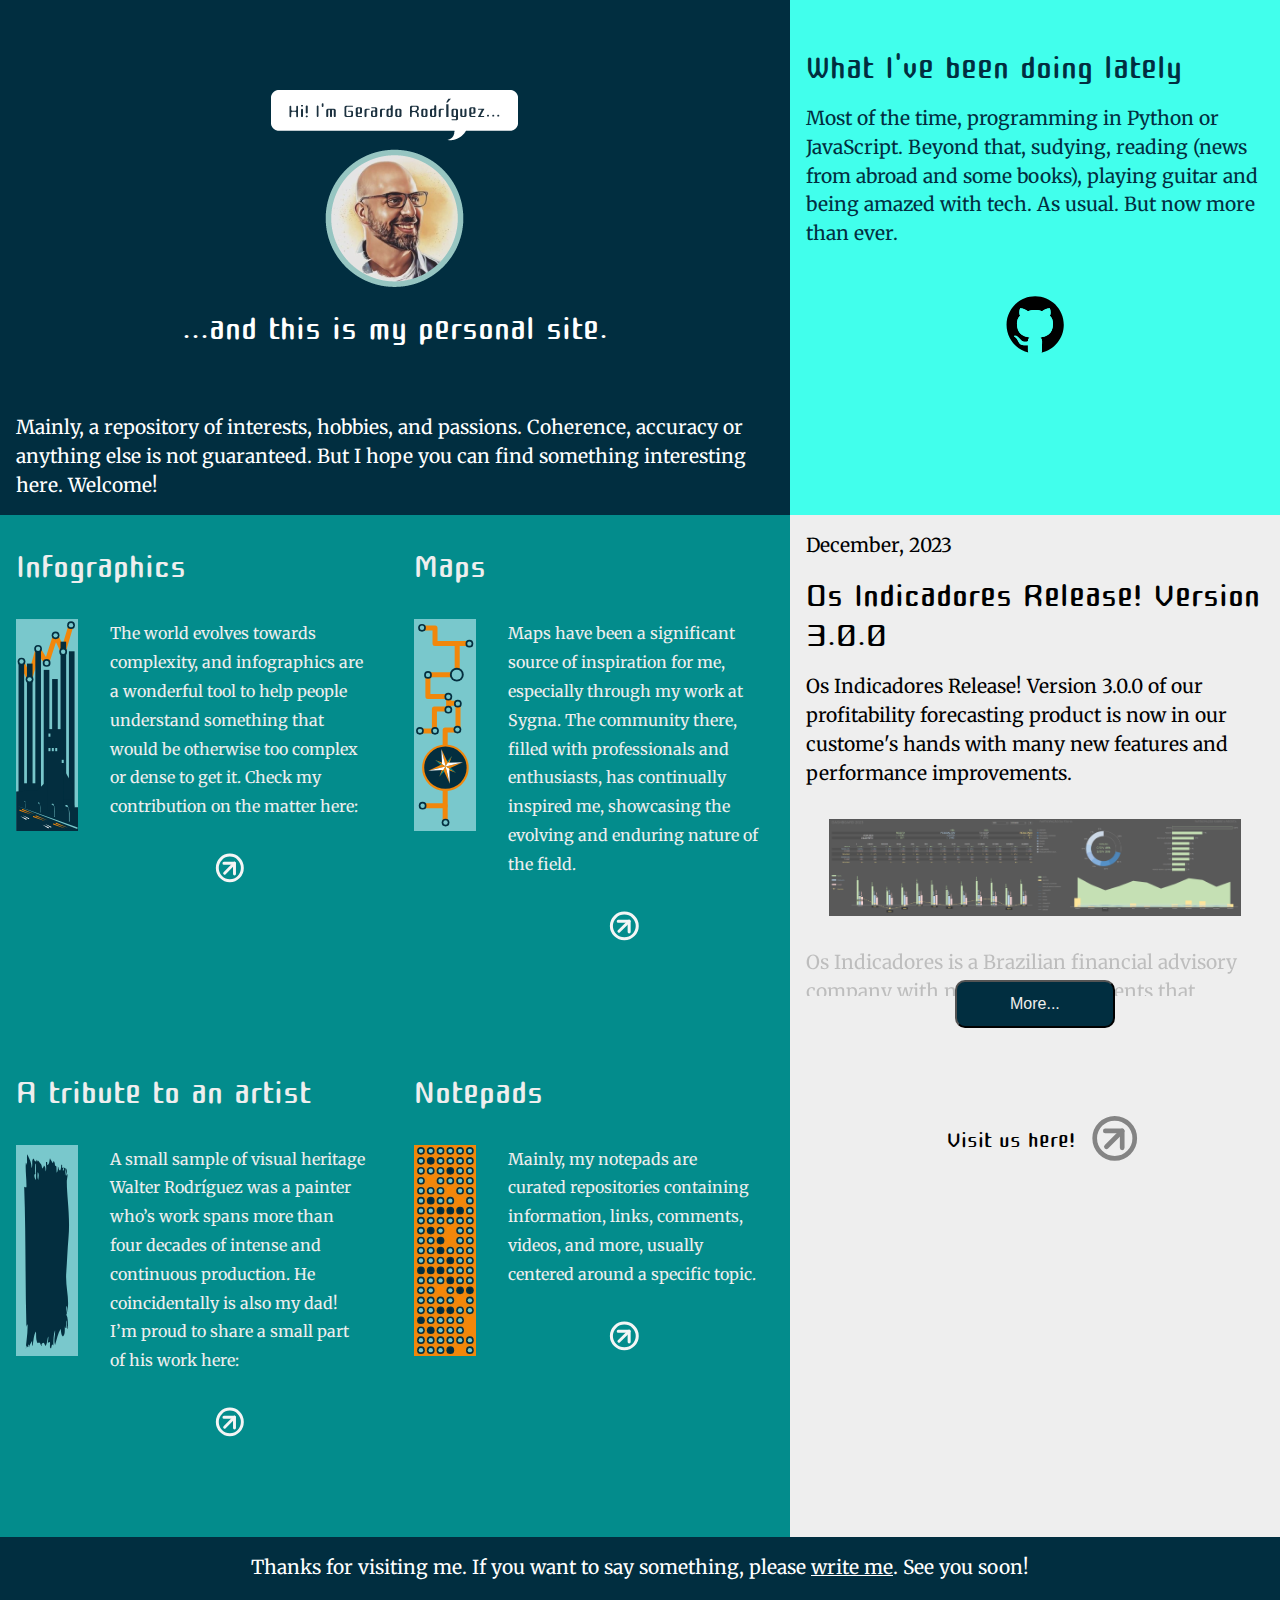
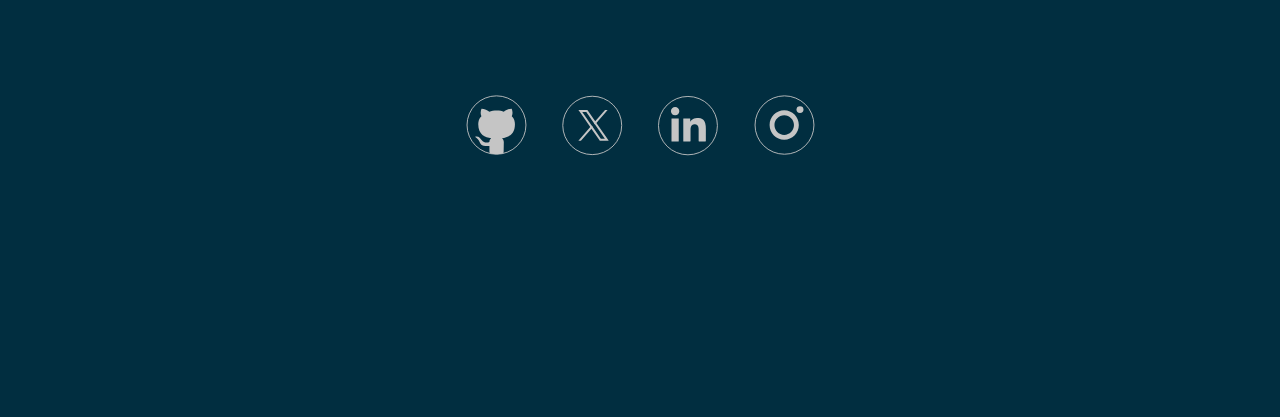
<file: index.html>
<!DOCTYPE html>
<html lang="en">

<head>
    <meta charset="UTF-8">
    <meta http-equiv="X-UA-Compatible" content="IE=edge">
    <meta name="viewport" content="width=device-width, initial-scale=1.0">
    <title>Gerardo´s personal site</title>

    <link rel="apple-touch-icon" sizes="180x180" href="./images/apple-touch-icon.png">
    <link rel="icon" type="image/png" sizes="32x32" href="./images/favicon-32x32.png">
    <link rel="icon" type="image/png" sizes="16x16" href="./images/favicon-16x16.png">
    <link rel="manifest" href="./images/site.webmanifest">

    <link rel="preconnect" href="https://fonts.googleapis.com">
    <link rel="preconnect" href="https://fonts.gstatic.com" crossorigin>
    <link
        href="https://fonts.googleapis.com/css2?family=Cute+Font&family=Merriweather+Sans:ital,wght@0,400;0,800;1,400;1,800&family=Merriweather:ital,wght@0,400;0,900;1,400;1,900&display=swap"
        rel="stylesheet">

    <link rel="stylesheet" href="./css/main.css" />
    <link rel="stylesheet" href="./css/index.css" />
</head>

<body>
    <div id="container">
        <section id="section-1">
            <div>
                <div id="avatar-container">
                    <img src="./images/avatar-mobile.png" />
                </div>
                <h3>...and this is my personal site.</h3>
                <p>Mainly, a repository of interests, hobbies, and passions. Coherence,
                    accuracy or anything else is not guaranteed. But I hope you can find something interesting here.
                    Welcome!
                </p>
            </div>
        </section>
        <section id="section-2">
            <h3>What I've been doing lately</h3>
            <p>Most of the time, programming in Python or JavaScript. Beyond that, sudying, reading (news from abroad
                and
                some books), playing guitar and being amazed with tech. As usual. But now more than ever.</p>
            <a href="https://github.com/dongerardor"><img src="./images/github-logo.svg" /></a>
        </section>
        <section id="section-3">
            <div class="link-examples" id="link-examples-1">
                <h3>Infographics</h3>
                <div>
                    <img src="./images/picture-infographics.svg" />
                    <div>
                        <p>The world evolves towards complexity, and infographics are a wonderful tool to help people
                            understand something that would be otherwise too complex or dense to get it. Check my
                            contribution on the matter here:
                        </p>
                        <a href="https://infografica.info">
                            <img src="./images/link-example-arrow.svg" />
                        </a>
                    </div>
                </div>
            </div>

            <div class="link-examples" id="link-examples-2">
                <h3>Maps</h3>
                <div>
                    <img src="./images/picture-maps.svg" />
                    <div>
                        <p>Maps have been a significant source of inspiration for me, especially through my work at
                            Sygna.
                            The community there, filled with professionals and enthusiasts, has continually inspired me,
                            showcasing the evolving and enduring nature of the field.</p>
                        <a href="http://sygna.uy/">
                            <img src="./images/link-example-arrow.svg" />
                        </a>
                    </div>
                </div>
            </div>

            <div class="link-examples" id="link-examples-3">
                <h3>A tribute to an artist</h3>
                <div>
                    <img src="./images/picture-paintings.svg" />
                    <div>
                        <p>A small sample of visual heritage
                            Walter Rodríguez was a painter who’s work spans more than four decades of intense and
                            continuous production. He coincidentally is also my dad! I’m proud to share a small part of
                            his work here:
                        </p>
                        <a href="https://walterrodriguezdiaz.info/">
                            <img src="./images/link-example-arrow.svg" />
                        </a>
                    </div>
                </div>
            </div>

            <div class="link-examples" id="link-examples-4">
                <h3>Notepads</h3>
                <div>
                    <img src="./images/picture-notepads.svg" />
                    <div>
                        <p>Mainly, my notepads are curated repositories containing information, links, comments, videos,
                            and more, usually centered around a specific topic.
                        </p>
                        <a href="./notepads.html">
                            <img src="./images/link-example-arrow.svg" />
                        </a>
                    </div>
                </div>
            </div>
        </section>

        <section id="section-4">
            <p>December, 2023</p>
            <h3>Os Indicadores Release! Version 3.0.0</h3>
            <p>Os Indicadores Release! Version 3.0.0 of our profitability forecasting product is now in our custome's
                hands
                with many new features and performance improvements.</p>
            <div id="images">
                <img src="./images/osindicadores_panel1.png" />
                <img src="./images/osindicadores_panel2.png" />
            </div>
            <div id="about" class="hidden">
                <p>Os Indicadores is a Brazilian financial advisory company with numerous local clients that decided to
                    take
                    a step towards innovation and entrepreneurship by taking some of its services to the cloud.
                    One of them -the most fun, if you ask me- is profitability forecasting. That is, using company data,
                    historical and hypothetical scenarios are built that allow decision makers to establish strategies
                    in an
                    informed manner.</p>
                <p>Throughout this adventure I had several roles: developer, team leader, data storyteller, among
                    others.
                    Mainly contributing with technical work, but sometimes just drinking beer and dreaming about the
                    amazing
                    world that's coming next.</p>
                <p>Depending on the stage of the project - which has been going on for a long time now and saw many
                    talented
                    professionals involved - we had to adapt ourselves to different challenges.</p>
                <p>So I can proudly say that, after all those many sleepless nights with a committed and
                    enthusiastic team, today we are helping our customers to talk with their data and listen to what it
                    has
                    to
                    tell.</p>
            </div>
            <button id="btn-more">More...</button>
            <div id="link-osindi">
                <h4>Visit us here! </h4>
                <a href="http://osindicadores.com/"><img src="./images/link-example-arrow.svg" /></a>
            </div>
        </section>
    </div>

    <footer>
        <p>Thanks for visiting me. If you want to say something, please <a href="mailto:gerardo@gerardorodriguez.uy">
                write me</a>. See you soon!</p>

        <div id="footer-social">
            <a href="https://github.com/dongerardor" target="_blank">
                <img src="images/icono_github.svg" alt="facebook" class="icon-social-media">
            </a>
            <a href="https://twitter.com/gerardor" target="_blank">
                <img src="images/icono_x.svg" alt="x" class="icon-social-media">
            </a>
            <a href="www.linkedin.com/in/gerardo-rodriguez-33a21373" target="_blank">
                <img src="images/icono_linkedin.svg" alt="linkedin" class="icon-social-media">
            </a>
            <a href="https://www.instagram.com/dongerardorz/" target="_blank">
                <img src="images/icono_instagram.svg" alt="youtube" class="icon-social-media">
            </a>
        </div>
    </footer>

    <script src="./js/main.js"></script>
</body>

</html>
</file>
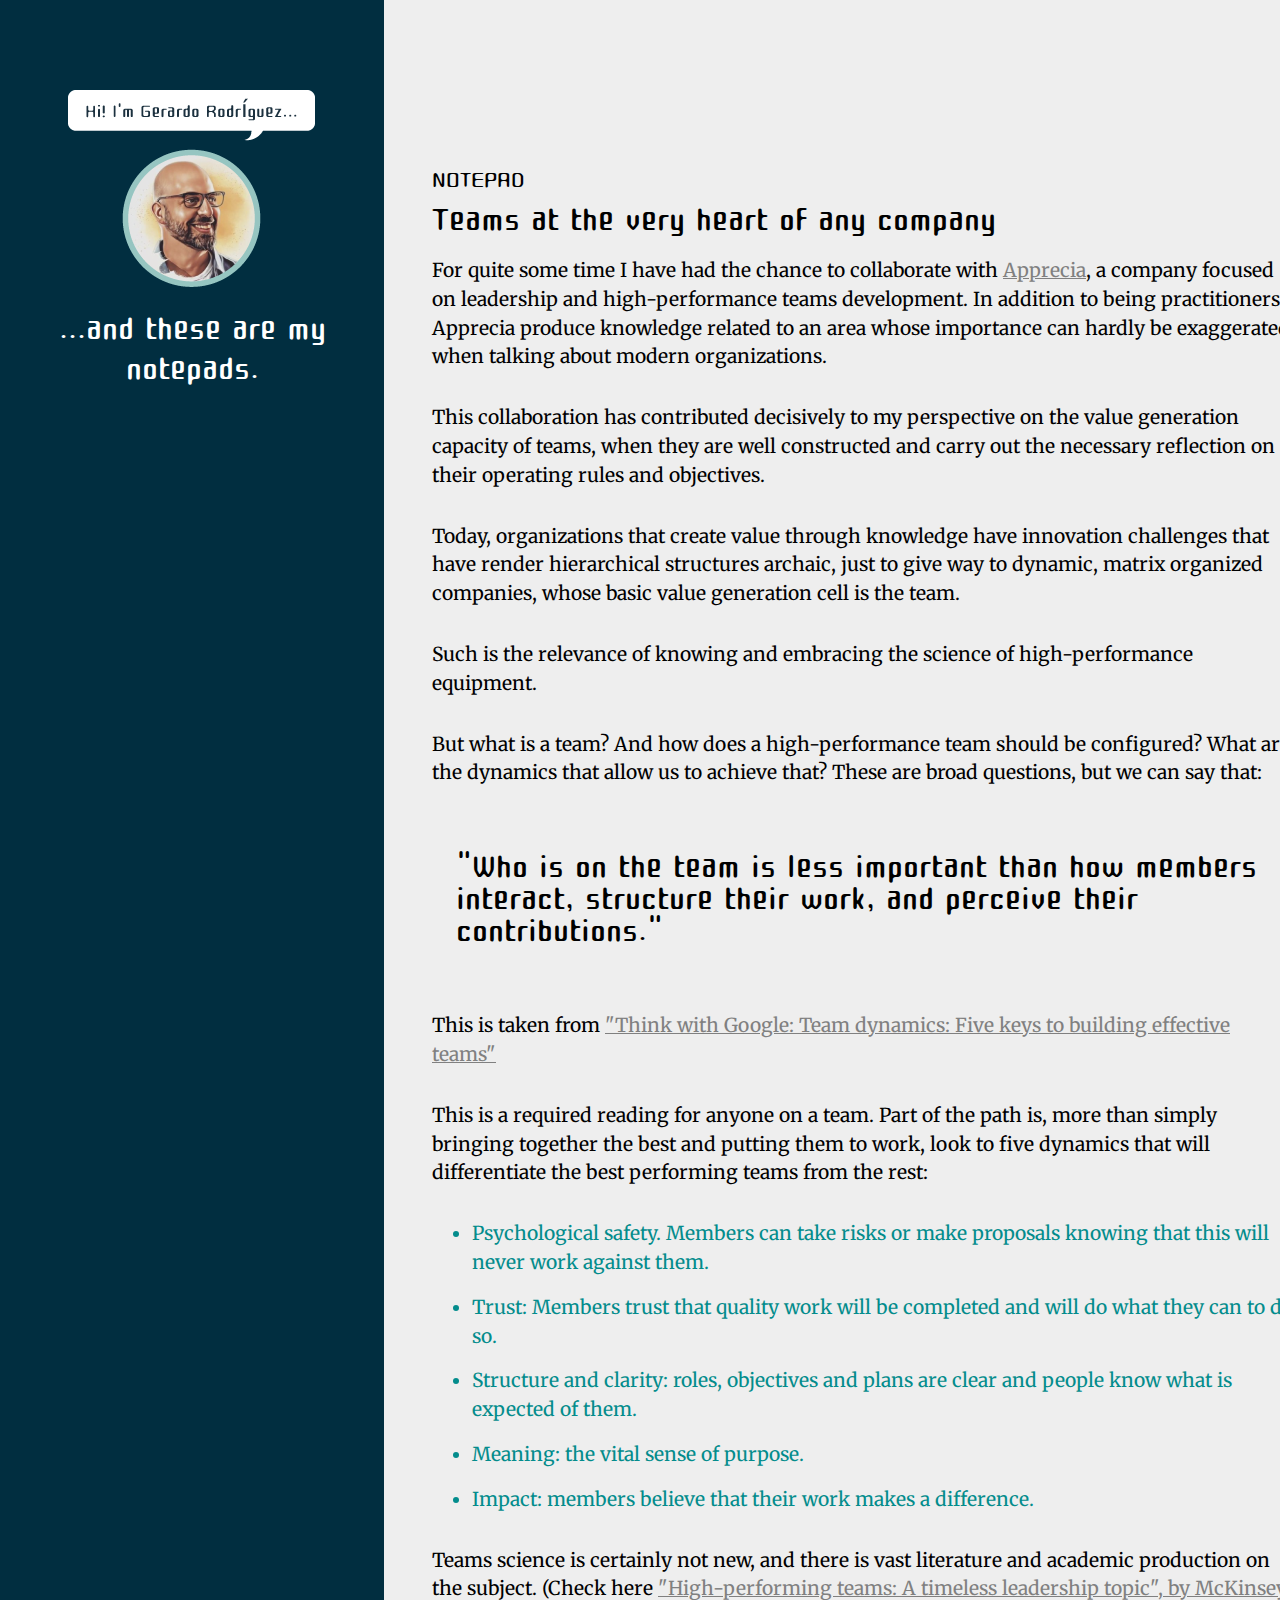
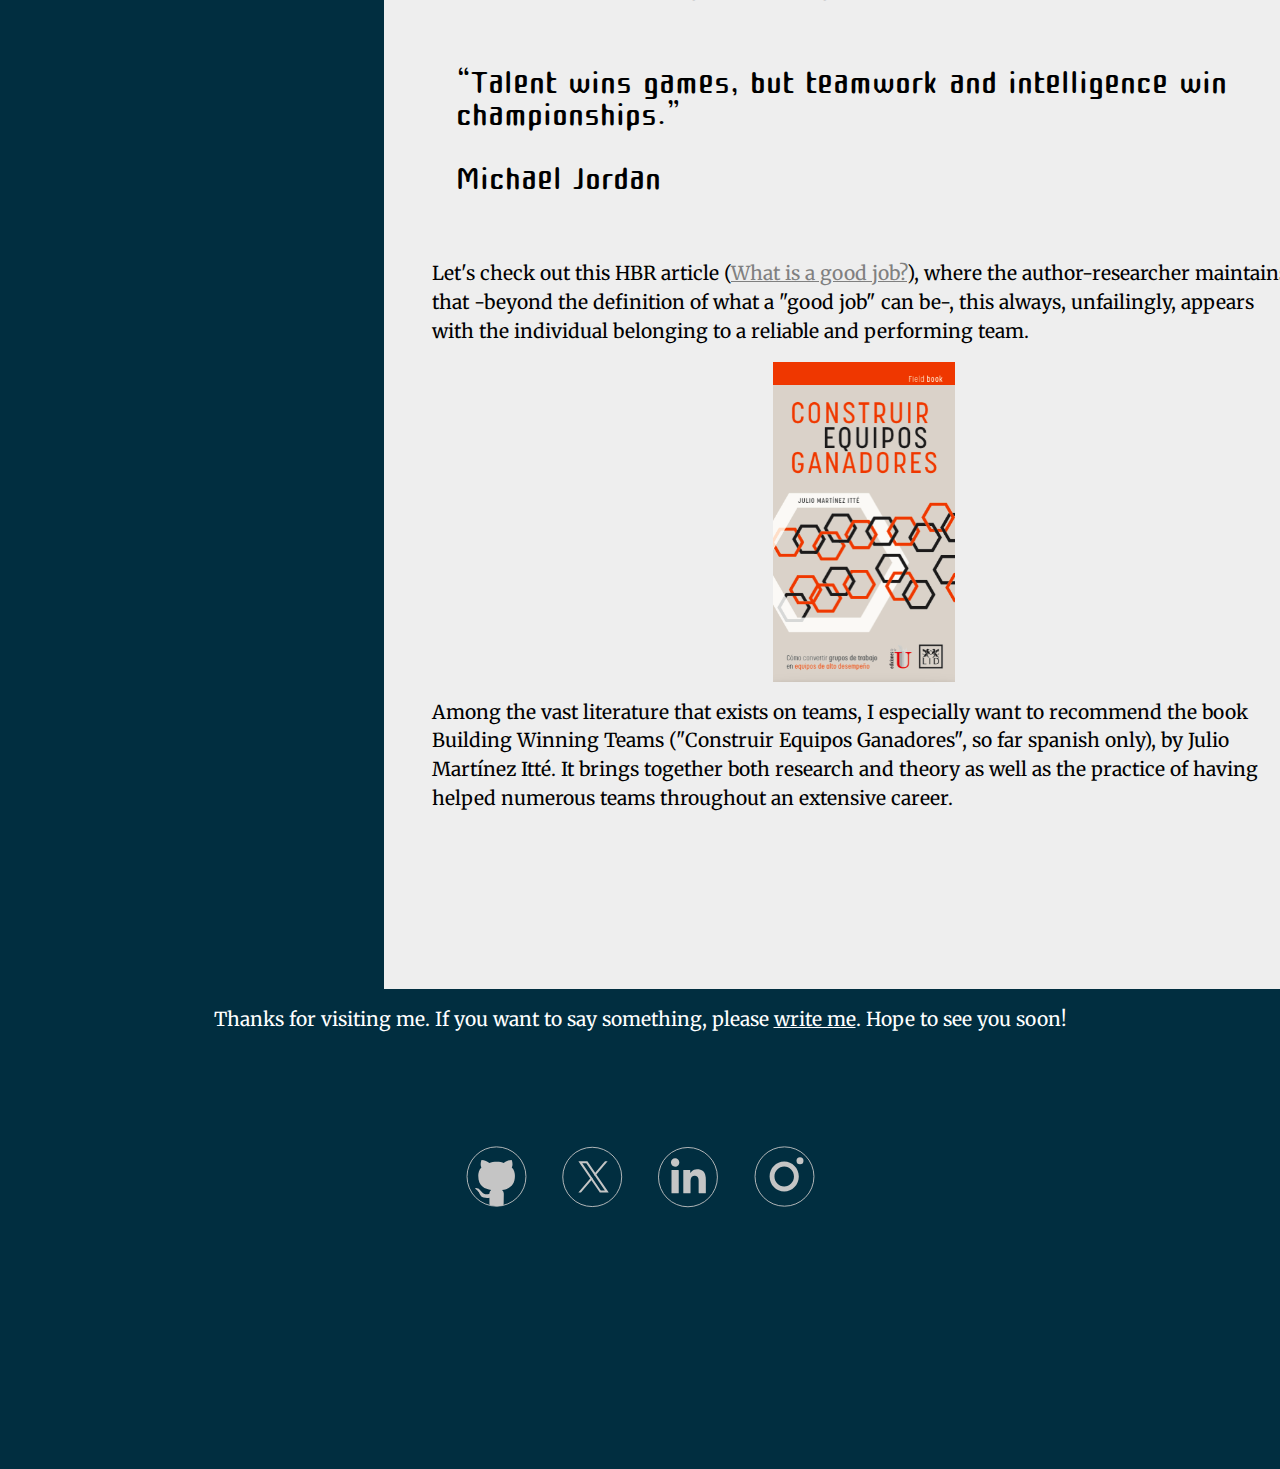
<file: notepads.html>
<!DOCTYPE html>
<html lang="en">

<head>
    <meta charset="UTF-8">
    <meta http-equiv="X-UA-Compatible" content="IE=edge">
    <meta name="viewport" content="width=device-width, initial-scale=1.0">
    <title>Gerardo´s personal site</title>

    <link rel="apple-touch-icon" sizes="180x180" href="./images/apple-touch-icon.png">
    <link rel="icon" type="image/png" sizes="32x32" href="./images/favicon-32x32.png">
    <link rel="icon" type="image/png" sizes="16x16" href="./images/favicon-16x16.png">
    <link rel="manifest" href="./images/site.webmanifest">

    <link rel="preconnect" href="https://fonts.googleapis.com">
    <link rel="preconnect" href="https://fonts.gstatic.com" crossorigin>
    <link
        href="https://fonts.googleapis.com/css2?family=Cute+Font&family=Merriweather+Sans:ital,wght@0,400;0,800;1,400;1,800&family=Merriweather:ital,wght@0,400;0,900;1,400;1,900&display=swap"
        rel="stylesheet">

    <link rel="stylesheet" href="./css/main.css" />
    <link rel="stylesheet" href="./css/notepads.css" />
</head>

<body id="notepads">
    <div id="container">
        <section id="sidebar">
            <div id="avatar-container">
                <a href="./index.html"><img src="./images/avatar-mobile.png" /></a>
            </div>
            <h3>...and these are my notepads.</h3>
            <!-- <p>Repositories of data, links, comments, videos, and more. Take a look!
            </p> -->
        </section>

        <section id="notepads">
            <article>
                <h4>NOTEPAD</h4>
                <h3>Teams at the very heart of any company</h3>

                <p>For quite some time I have had the chance to collaborate with <a
                        href="https://www.apprecia.co">Apprecia</a>,
                    a company focused on leadership and high-performance teams development. In addition to being
                    practitioners,
                    Apprecia produce knowledge related to an area whose importance can hardly be exaggerated when talking
                    about
                    modern organizations.</p>

                <p>This collaboration has contributed decisively to my perspective on the value generation capacity of
                    teams,
                    when they are well constructed and carry out the necessary reflection on their operating rules and
                    objectives.</p>

                <p>Today, organizations that create value through knowledge have innovation challenges that have render
                    hierarchical structures archaic, just to give way to dynamic, matrix organized companies, whose basic
                    value
                    generation cell is the team.</p>

                <p>Such is the relevance of knowing and embracing the science of high-performance equipment.</p>

                <p>But what is a team? And how does a high-performance team should be configured? What are the dynamics that
                    allow us to achieve that? These are broad questions, but we can say that:</p>

                <blockquote>"Who is on the team is less important than how members interact, structure their work, and
                    perceive
                    their contributions."</blockquote>

                <p>This is taken from <a
                        href="https://www.thinkwithgoogle.com/intl/en-emea/consumer-insights/consumer-trends/five-dynamics-effective-team/">"Think
                        with Google: Team dynamics: Five keys to building effective teams"</a></p>


                <p>This is a required reading for anyone on a team. Part of the path is, more than simply bringing together
                    the
                    best and putting them to work, look to five dynamics that will differentiate the best performing teams
                    from
                    the
                    rest:</p>

                <ul>
                    <li>Psychological safety. Members can take risks or make proposals knowing that this will never work
                        against
                        them.</li>
                    <li>Trust: Members trust that quality work will be completed and will do what they can to do so.</li>
                    <li>Structure and clarity: roles, objectives and plans are clear and people know what is expected of
                        them.
                    </li>
                    <li>Meaning: the vital sense of purpose.</li>
                    <li>Impact: members believe that their work makes a difference.</li>
                </ul>

                <p>Teams science is certainly not new, and there is vast literature and academic production on the subject.
                    (Check here <a
                        href="https://www.mckinsey.com/capabilities/people-and-organizational-performance/our-insights/high-performing-teams-a-timeless-leadership-topic">"High-performing
                        teams: A timeless leadership topic", by McKinsey</a>)</p>

                <blockquote>“Talent wins games, but teamwork and intelligence win championships.” <br /><br /> Michael
                    Jordan
                </blockquote>


                <p>Let's check out this HBR article (<a href="https://hbr.org/2022/09/what-is-a-good-job">What is a good
                        job?</a>), where the author-researcher maintains that -beyond
                    the
                    definition of what a "good job" can be-, this always, unfailingly, appears with the individual belonging
                    to
                    a
                    reliable and performing team.</p>
                <img src="./images/CEG-Field+Book.png" />
                <p>Among the vast literature that exists on teams, I especially want to recommend the book <a
                        href="https://the-leadership-store.myshopify.com/es-uy/products/construir-equipos-ganadores-field-book-papel-uruguay"></a>Building
                    Winning
                    Teams ("Construir Equipos Ganadores", so far spanish only),
                    by Julio Martínez Itté. It brings together both research and theory as well as the practice of having
                    helped numerous teams throughout an extensive career.</p>
            </article>
        </section>
    </div>

    <footer>
        <p>Thanks for visiting me. If you want to say something, please <a href="mailto:gerardo@gerardorodriguez.uy">
                write me</a>. Hope to see you soon!</p>

        <div id="footer-social">
            <a href="https://github.com/dongerardor" target="_blank">
                <img src="images/icono_github.svg" alt="facebook" class="icon-social-media">
            </a>
            <a href="https://twitter.com/gerardor" target="_blank">
                <img src="images/icono_x.svg" alt="x" class="icon-social-media">
            </a>
            <a href="www.linkedin.com/in/gerardo-rodriguez-33a21373" target="_blank">
                <img src="images/icono_linkedin.svg" alt="linkedin" class="icon-social-media">
            </a>
            <a href="https://www.instagram.com/dongerardorz/" target="_blank">
                <img src="images/icono_instagram.svg" alt="youtube" class="icon-social-media">
            </a>
        </div>
    </footer>
</body>

</html>
</file>
<file: css/main.css>
:root {
    --blue-deep: #012E40;
    --green-dark: #025159;
    --green-medium: #038C8C;
    --green-light: #41ffec;
    --orange: #F28705;
    --grey-light: #eee;
    --font-title: 'Cute Font', sans-serif;
    --font-text: 'Merriweather', serif;
    --font-highlight: 'Merriweather Sans', sans-serif;

    background: var(--grey-light);
}

body {
    margin: 0;
}

section {
    width: 100%;
}

h1, h2, h3, h4, h5, h6 {
    font-family: var(--font-title);
    font-weight: normal;
    margin: 0;
    padding: 0 1rem;
    line-height: 2.5rem;
}

p {
    font-family: var(--font-text);
    margin: 0;
    padding: 1rem;
    line-height: 1.8rem;
    font-size: 1.2rem;
}

li {
    font-family: var(--font-text);
    line-height: 1.8rem;
    font-size: 1.2rem;
    margin: 1rem;
    color: var(--green-medium);
}

p a {
    color: grey;
}

h3 {
    font-size: 3rem;
}

h4 {
    font-size: 2rem;
}

blockquote {
    font-family: var(--font-title);
    font-size: 3rem;
    line-height: 2rem;
}


footer {
    height: 30rem;
    background-color: var(--blue-deep);
    color: white;
}

footer p {
    text-align: center;
}

footer a {
    color: white;
}

footer div#footer-social {
    display: flex;
    justify-content: center;
    margin: 5rem;
    align-items: center;
}

footer div#footer-social a img {
    margin: 1rem;
    width: 4rem;
}
</file>
<file: css/index.css>
section#section-1 {
    display: flex;
    align-items: center;
    height: 100vh;
    background-color: var(--blue-deep);
    color: white;
}

section#section-1 > div {
    display: grid;
}

section#section-1 div#avatar-container {
    margin: 5rem auto 0;
}

section#section-1 div h3 {
    text-align: center;
}

section#section-1 div p {
    margin-top: 3rem;
}


section#section-2 {
    background-color: var(--green-light);
    color: var(--blue-deep);
    min-height: 30rem;
}

section#section-2 h3 {
    padding-top: 3rem;
}

section#section-2 img {
    margin: 0 auto;
    padding: 2rem;
    display: block;
}

section#section-3 div.link-examples {
    font-family: var(--font-text);
    margin: 0;
    padding: 1rem 0;
    background-color: var(--blue-deep);
    color: var(--grey-light);
}

section#section-3 div.link-examples > h3 {
    padding: 1rem;
}

section#section-3 div.link-examples > div {
    display: flex;
    align-items: flex-start;
    padding: 1rem;
}

section#section-3 div.link-examples p {
    font-size: 1rem;
    line-height: 1.8rem;
    padding-top: 0;
    padding-left: 2rem;
}

section#section-3 div.link-examples a {
    width: 100%;
    display: block;
    text-align: center;
    padding: 1rem 0 4rem;
}

section#section-4 div#images {
    padding: 1rem;
}

section#section-4 div#images img {
    width: 100%;
}

section#section-4 div#about{
    transition: all 2s ease;
}

section#section-4 div#about.hidden{
    height: 4rem;
    overflow: hidden;
    opacity: .2;
}

section#section-4 button#btn-more {
    position: relative;
    margin: -1rem auto;
    display: block;
    width: 10rem;
    height: 3rem;
    border-radius: 10px;
    font-size: 1rem;
    background-color: var(--blue-deep);
    color: var(--grey-light);
    margin-bottom: 2rem;
}

section#section-4 div#link-osindi {
    height: 10rem;
    display: flex;
    justify-content: center;
    align-items: center;
}

section#section-4 div#link-osindi img {
    filter: invert(48%);
    width: 3rem;
}


/* Media Query for Tablets Ipads portrait mode */
@media (min-width: 768px) and (max-width: 1024px) {
    section#section-1 {
        display: flex;
        align-items: center;
        height: 35rem;
    }

    section#section-1 p{
        margin: 3rem;
        text-align: center;
        padding: 0 10rem
    }

    section#section-2 {
        min-height: auto;
    }

    section#section-3 {
        display: grid;
        grid-template-areas:
          "element1 element2"
          "element3 element4";
    }

    section#section-3 div.link-examples#link-examples-1 { grid-area: element1; }
    section#section-3 div.link-examples#link-examples-2 { grid-area: element2; }
    section#section-3 div.link-examples#link-examples-3 { grid-area: element3; }
    section#section-3 div.link-examples#link-examples-4 { grid-area: element4; }

    section#section-3 div.link-examples > div > div {
        display: flex;
        flex-direction: revert;
    }

    section#section-4 div#images {
        padding: 1rem;
        display: flex;
        justify-content: center;
    }

    section#section-4 div#images img{
        width: 45%;
    }
}

@media (min-width: 1025px) {
    div#container {
        display: grid;
        grid-template-areas:
          "section1 section2"
          "section3 section4";
    }

    div#container section#section-1 { grid-area: section1; }
    div#container section#section-2 { grid-area: section2; }
    div#container section#section-3 { grid-area: section3; }
    div#container section#section-4 { grid-area: section4; }

    section#section-1 {
        height: auto;
    }

    section#section-3 {
        display: grid;
        grid-template-areas:
          "element1 element2"
          "element3 element4";
    }

    section#section-3 div.link-examples {
        background-color: var(--green-medium);
    }

    section#section-3 div.link-examples#link-examples-1 { grid-area: element1; }
    section#section-3 div.link-examples#link-examples-2 { grid-area: element2; }
    section#section-3 div.link-examples#link-examples-3 { grid-area: element3; }
    section#section-3 div.link-examples#link-examples-4 { grid-area: element4; }

    section#section-4 div#images {
        padding: 1rem;
        display: flex;
        justify-content: center;
    }

    section#section-4 div#images img{
        width: 45%;
    }
}
</file>
<file: css/notepads.css>
section#sidebar {
    display: flex;
    justify-content: center;
    align-items: center;
    flex-direction: column;
    height: 100vh;
    background-color: var(--blue-deep);
    color: white;
}

section#sidebar h3 {
    text-align: center;
}

section#notepads img{
    display: block;
    margin: 0 auto;
    height: 20rem;
}

@media (min-width: 768px) {
    html, body {height: 100%}

    div#container {
        display: grid;
        grid-template-columns: 30% 70%; /* Dos columnas, la izquierda ocupa el 30%, la derecha el 70% */
        grid-template-areas: "sidebar notepads"; /* Asigna áreas específicas a cada columna */
    }

    section#sidebar {
        height: 100%;
        padding-top: 5rem;
        justify-content: flex-start;
    }

    section#notepads {
        padding: 10rem 2rem;
    }
}
</file>
